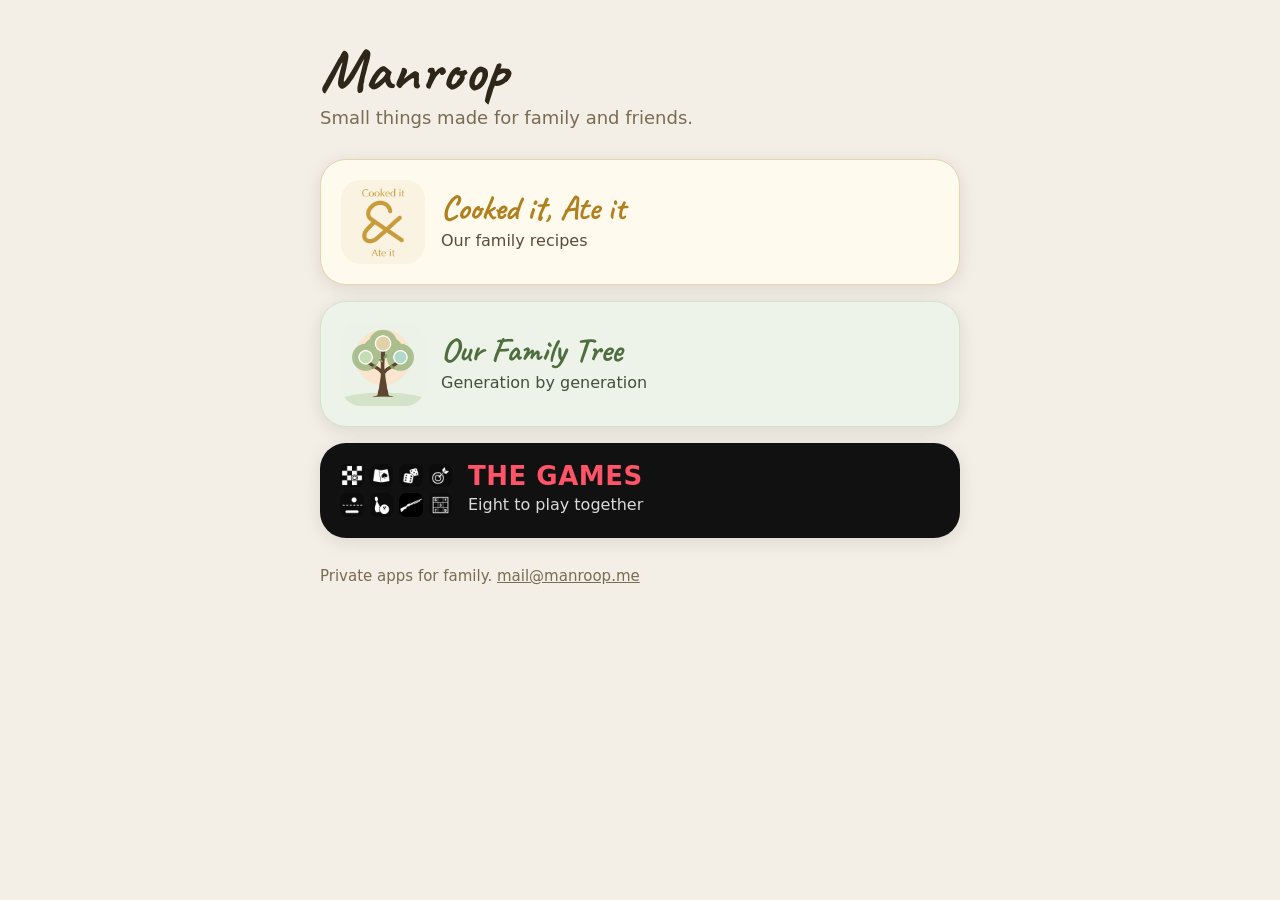
<file: docs/index.html>
<!doctype html>
<html lang="en"><head><meta charset="utf-8"><meta name="viewport" content="width=device-width,initial-scale=1">
<title>Manroop</title>
<meta name="description" content="Small things made for family and friends.">
<link rel="stylesheet" href="style.css">
<link href="https://fonts.googleapis.com/css2?family=Caveat:wght@700&display=swap" rel="stylesheet">
<style>
body{background:#F4EFE6;color:#2D2619}
h1{font-size:60px;color:#2D2619;line-height:1}
.sub{color:#7A6B52;margin:4px 0 26px}
a.tile{display:flex;align-items:center;gap:16px;text-decoration:none;border-radius:26px;padding:20px;margin:0 0 16px;box-shadow:0 4px 18px rgba(0,0,0,.10)}
a.tile>img{width:84px;height:84px;border-radius:20px;flex:none}
.t{font:700 34px/1.05 "Caveat",cursive}
.d{font-size:16px;opacity:.85;margin-top:2px}
.food{background:#FFFAEE;color:#3B2F1F;border:1px solid #E6D5AC}.food .t{color:#B07F1E}
.tree{background:#EEF3EA;color:#22351E;border:1px solid #D5E2CC}.tree .t{color:#4F6E3D}
.games{background:#111;color:#fff}
.games .t{color:#FF5468;font-family:-apple-system,system-ui,sans-serif;font-weight:800;letter-spacing:.5px;font-size:26px}
.grid{display:grid;grid-template-columns:repeat(4,1fr);gap:6px;width:112px;flex:none}
.grid img{width:100%;height:auto;border-radius:7px}
footer{color:#7A6B52;font-size:15px;margin-top:26px}
footer a{color:#7A6B52}
</style>
</head><body><main>
<h1>Manroop</h1>
<p class="sub">Small things made for family and friends.</p>

<a class="tile food" href="food/"><img src="food/icon.png" alt=""><div><div class="t">Cooked it, Ate it</div><div class="d">Our family recipes</div></div></a>

<a class="tile tree" href="tree/"><img src="tree/icon.png" alt=""><div><div class="t">Our Family Tree</div><div class="d">Generation by generation</div></div></a>

<a class="tile games" href="games/"><div class="grid" aria-hidden="true"><img src="games/icons/boards.png" alt=""><img src="games/icons/cards.png" alt=""><img src="games/icons/dice.png" alt=""><img src="games/icons/darts.png" alt=""><img src="games/icons/paddle.png" alt=""><img src="games/icons/bowling.png" alt=""><img src="games/icons/pump.png" alt=""><img src="games/icons/puzzles.png" alt=""></div><div><div class="t">THE GAMES</div><div class="d">Eight to play together</div></div></a>

<footer>Private apps for family. <a href="mailto:mail@manroop.me">mail@manroop.me</a></footer>
</main></body></html>
</file>
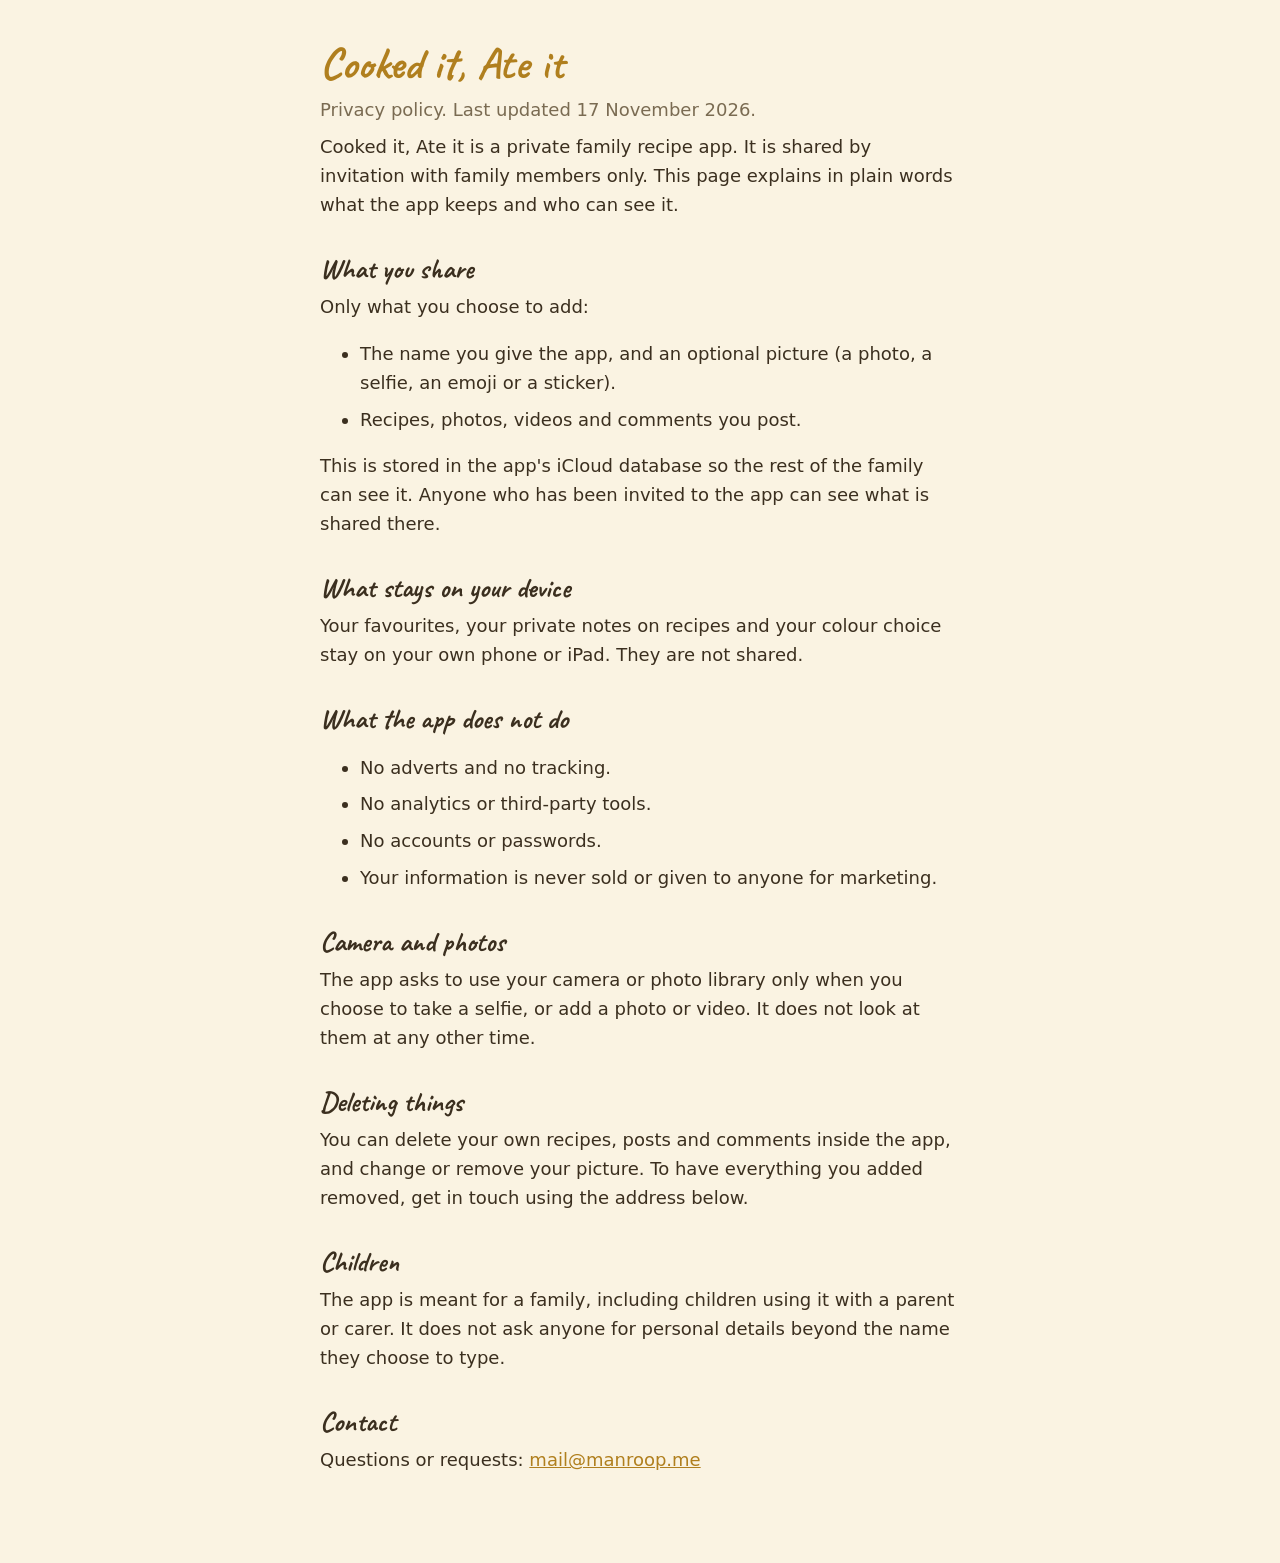
<file: docs/cooked-it-ate-it/index.html>
<!doctype html>
<html lang="en"><head><meta charset="utf-8"><meta name="viewport" content="width=device-width,initial-scale=1">
<title>Cooked it, Ate it: privacy</title>
<link rel="stylesheet" href="../style.css">
<link href="https://fonts.googleapis.com/css2?family=Caveat:wght@700&display=swap" rel="stylesheet">
</head><body><main>
<h1>Cooked it, Ate it</h1>
<p class="soft">Privacy policy. Last updated 17 November 2026.</p>

<p>Cooked it, Ate it is a private family recipe app. It is shared by invitation with family members only. This page explains in plain words what the app keeps and who can see it.</p>

<h2>What you share</h2>
<p>Only what you choose to add:</p>
<ul>
<li>The name you give the app, and an optional picture (a photo, a selfie, an emoji or a sticker).</li>
<li>Recipes, photos, videos and comments you post.</li>
</ul>
<p>This is stored in the app's iCloud database so the rest of the family can see it. Anyone who has been invited to the app can see what is shared there.</p>

<h2>What stays on your device</h2>
<p>Your favourites, your private notes on recipes and your colour choice stay on your own phone or iPad. They are not shared.</p>

<h2>What the app does not do</h2>
<ul>
<li>No adverts and no tracking.</li>
<li>No analytics or third-party tools.</li>
<li>No accounts or passwords.</li>
<li>Your information is never sold or given to anyone for marketing.</li>
</ul>

<h2>Camera and photos</h2>
<p>The app asks to use your camera or photo library only when you choose to take a selfie, or add a photo or video. It does not look at them at any other time.</p>

<h2>Deleting things</h2>
<p>You can delete your own recipes, posts and comments inside the app, and change or remove your picture. To have everything you added removed, get in touch using the address below.</p>

<h2>Children</h2>
<p>The app is meant for a family, including children using it with a parent or carer. It does not ask anyone for personal details beyond the name they choose to type.</p>

<h2>Contact</h2>
<p>Questions or requests: <a href="mailto:mail@manroop.me">mail@manroop.me</a></p>
</main></body></html>
</file>
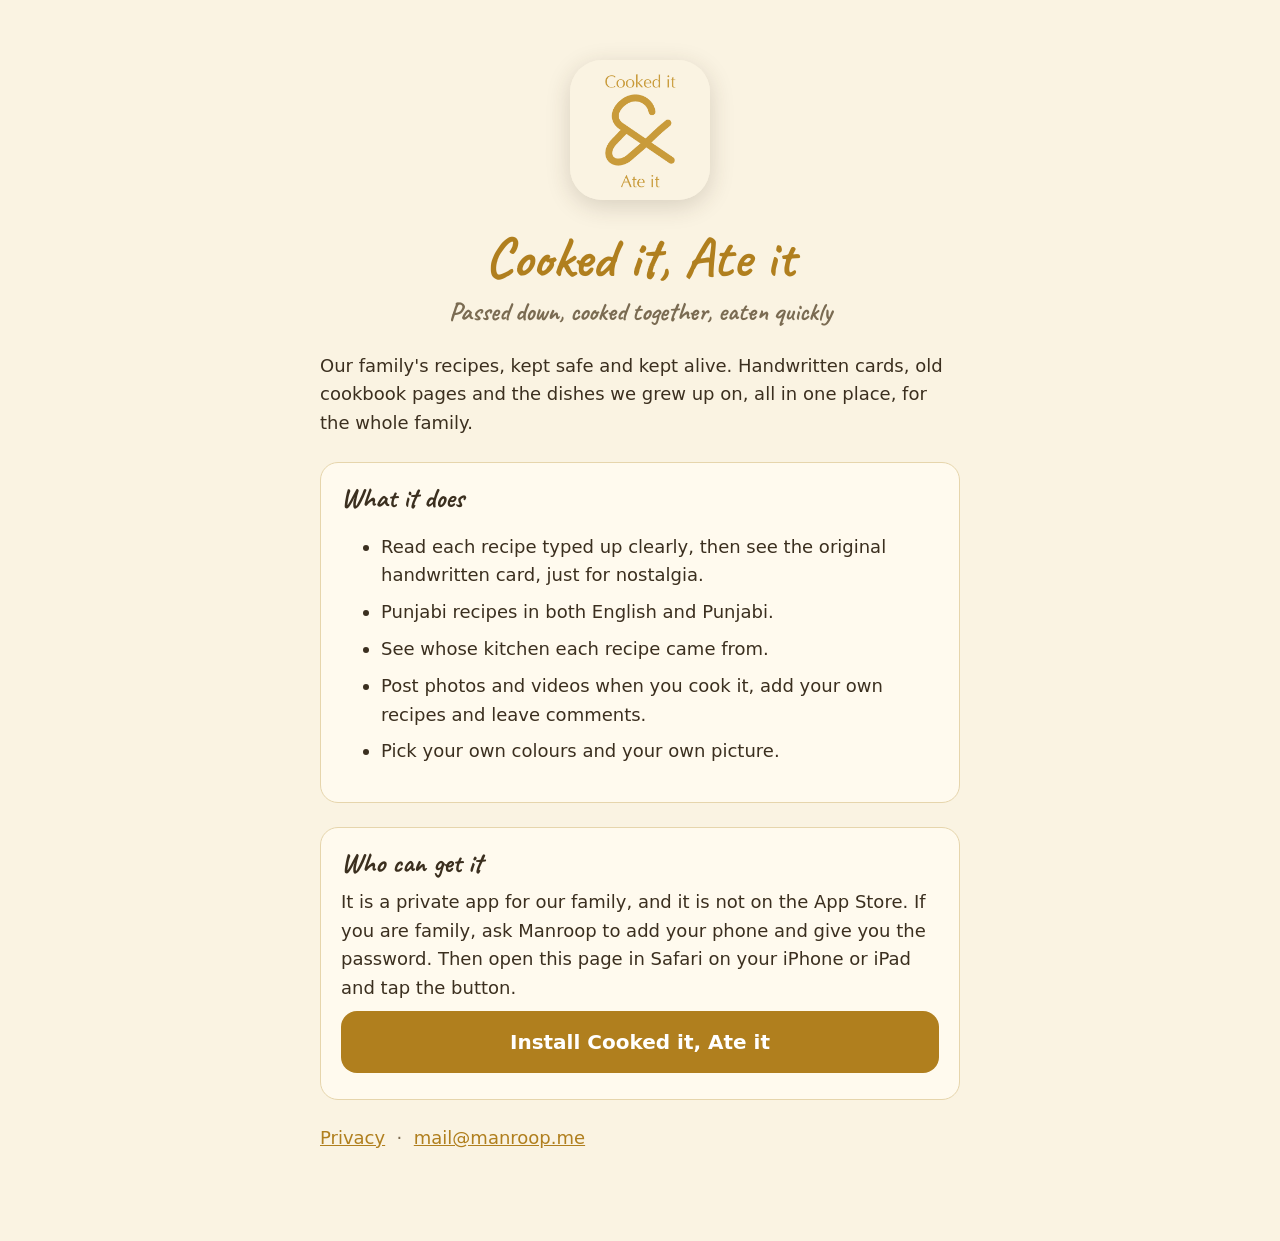
<file: docs/food/index.html>
<!doctype html>
<html lang="en"><head><meta charset="utf-8"><meta name="viewport" content="width=device-width,initial-scale=1">
<title>Cooked it, Ate it: our family recipes</title>
<meta name="description" content="A private family recipe app. Passed down, cooked together, eaten quickly.">
<link rel="stylesheet" href="../style.css">
<link rel="icon" href="icon.png">
<link href="https://fonts.googleapis.com/css2?family=Caveat:wght@700&display=swap" rel="stylesheet">
<style>
.hero{text-align:center;padding:20px 0 8px}
.hero img{width:140px;height:140px;border-radius:32px;box-shadow:0 6px 24px rgba(59,47,31,.18)}
.hero h1{font-size:56px;margin-top:18px}
.tag{font:700 26px/1.2 "Caveat",cursive;color:var(--soft)}
.card{background:#FFFAEE;border:1px solid #E6D5AC;border-radius:18px;padding:18px 20px;margin:24px 0}
.card h2{margin-top:0}
.install{display:block;text-align:center;text-decoration:none;background:#B07F1E;color:#fff;font-weight:600;font-size:20px;border-radius:16px;padding:15px}
</style>
</head><body><main>
<div class="hero">
<img src="icon.png" alt="Cooked it, Ate it app icon: a gold ampersand on cream">
<h1>Cooked it, Ate it</h1>
<p class="tag">Passed down, cooked together, eaten quickly</p>
</div>

<p>Our family's recipes, kept safe and kept alive. Handwritten cards, old cookbook pages and the dishes we grew up on, all in one place, for the whole family.</p>

<div class="card">
<h2>What it does</h2>
<ul>
<li>Read each recipe typed up clearly, then see the original handwritten card, just for nostalgia.</li>
<li>Punjabi recipes in both English and Punjabi.</li>
<li>See whose kitchen each recipe came from.</li>
<li>Post photos and videos when you cook it, add your own recipes and leave comments.</li>
<li>Pick your own colours and your own picture.</li>
</ul>
</div>

<div class="card">
<h2>Who can get it</h2>
<p>It is a private app for our family, and it is not on the App Store. If you are family, ask Manroop to add your phone and give you the password. Then open this page in Safari on your iPhone or iPad and tap the button.</p>
<p><a class="install" href="https://cooked-it-install.family-install.workers.dev/">Install Cooked it, Ate it</a></p>
</div>

<p class="soft"><a href="privacy/">Privacy</a> &nbsp;·&nbsp; <a href="mailto:mail@manroop.me">mail@manroop.me</a></p>
</main></body></html>
</file>
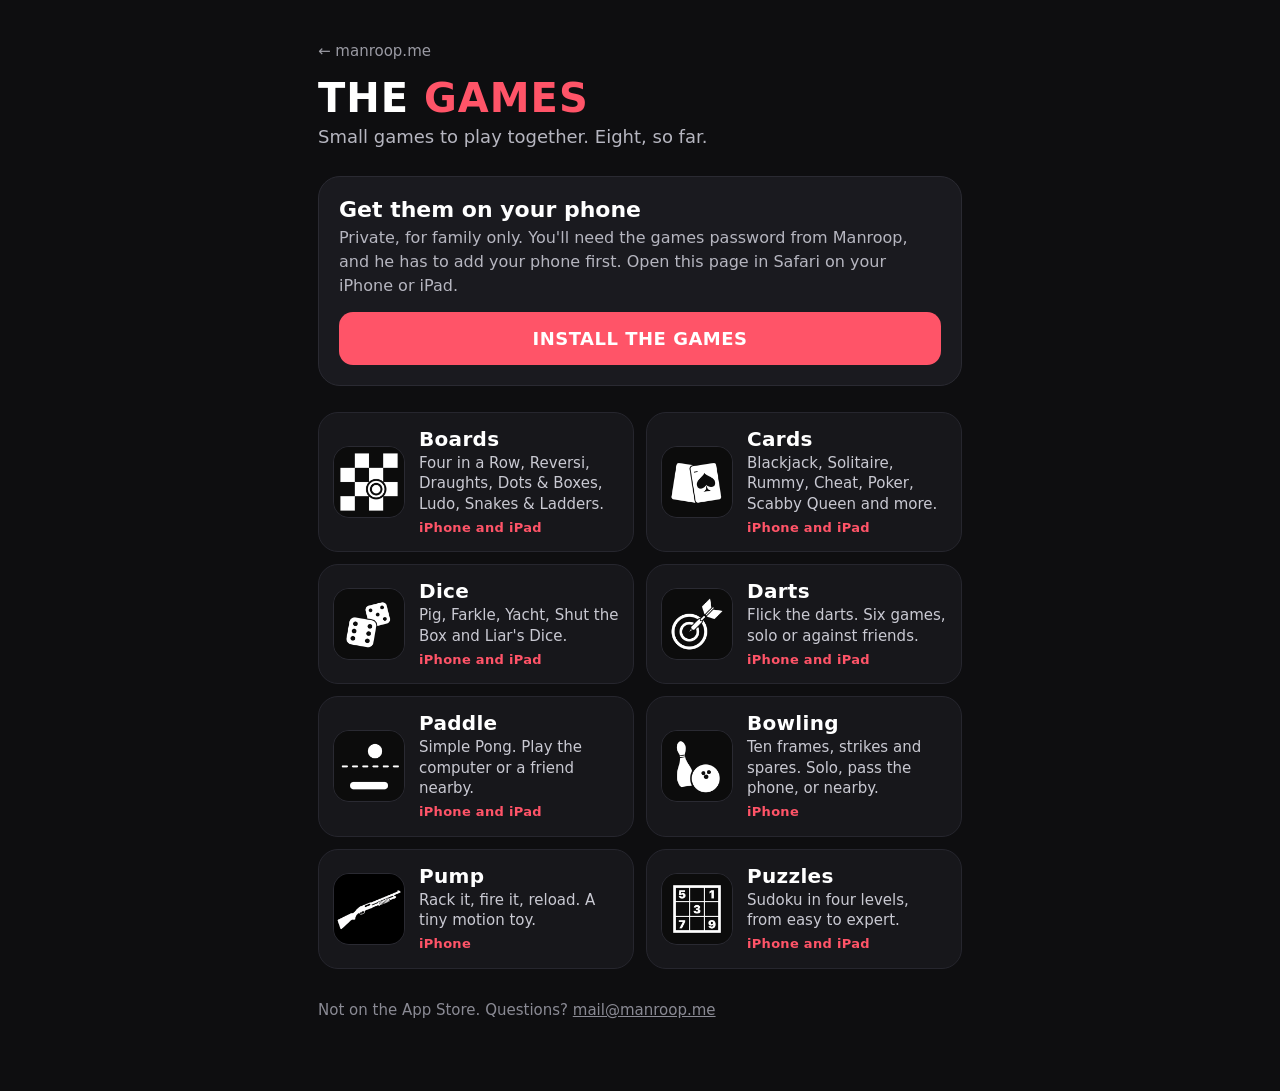
<file: docs/games/index.html>
<!doctype html>
<html lang="en"><head><meta charset="utf-8"><meta name="viewport" content="width=device-width,initial-scale=1">
<title>The Games</title>
<meta name="description" content="Small games to play together with family.">
<meta name="robots" content="noindex">
<link rel="icon" href="icons/boards.png">
<style>
*{box-sizing:border-box}
body{margin:0;background:#0E0E10;color:#fff;font:18px/1.5 -apple-system,system-ui,sans-serif;-webkit-text-size-adjust:100%}
main{max-width:680px;margin:0 auto;padding:36px 18px 70px}
.back{color:#9a9aa3;text-decoration:none;font-size:15px}
h1{font:800 40px/1.05 -apple-system,system-ui,sans-serif;letter-spacing:1px;margin:14px 0 4px}
h1 span{color:#FF5468}
.tag{color:#B6B6C0;margin:0 0 26px}
.cta{background:#1A1A1F;border:1px solid #2A2A32;border-radius:22px;padding:20px;margin:0 0 26px}
.cta h2{margin:0 0 4px;font:700 22px -apple-system,system-ui,sans-serif}
.cta p{margin:4px 0 14px;color:#B6B6C0;font-size:16px}
a.btn{display:block;text-align:center;text-decoration:none;background:#FF5468;color:#fff;font:800 18px -apple-system,system-ui,sans-serif;letter-spacing:.5px;border-radius:14px;padding:16px}
.list{display:grid;grid-template-columns:1fr;gap:12px}
.game{display:flex;gap:14px;align-items:center;background:#17171B;border:1px solid #26262E;border-radius:20px;padding:14px}
.game img{width:72px;height:72px;border-radius:16px;flex:none;border:1px solid #2A2A32}
.gn{font:800 20px -apple-system,system-ui,sans-serif;letter-spacing:.3px}
.gd{color:#C9C9D2;font-size:15px;line-height:1.35;margin-top:2px}
.gp{color:#FF5468;font-size:13px;font-weight:700;margin-top:4px;letter-spacing:.3px}
@media(min-width:640px){.list{grid-template-columns:1fr 1fr}}
footer{color:#8a8a94;font-size:15px;margin-top:30px}footer a{color:#8a8a94}
</style>
</head><body><main>
<a class="back" href="../">&larr; manroop.me</a>
<h1>THE <span>GAMES</span></h1>
<p class="tag">Small games to play together. Eight, so far.</p>

<div class="cta">
<h2>Get them on your phone</h2>
<p>Private, for family only. You'll need the games password from Manroop, and he has to add your phone first. Open this page in Safari on your iPhone or iPad.</p>
<a class="btn" href="https://cooked-it-install.family-install.workers.dev/">INSTALL THE GAMES</a>
</div>

<div class="list">
<div class="game"><img src="icons/boards.png" alt=""><div><div class="gn">Boards</div><div class="gd">Four in a Row, Reversi, Draughts, Dots &amp; Boxes, Ludo, Snakes &amp; Ladders.</div><div class="gp">iPhone and iPad</div></div></div>
<div class="game"><img src="icons/cards.png" alt=""><div><div class="gn">Cards</div><div class="gd">Blackjack, Solitaire, Rummy, Cheat, Poker, Scabby Queen and more.</div><div class="gp">iPhone and iPad</div></div></div>
<div class="game"><img src="icons/dice.png" alt=""><div><div class="gn">Dice</div><div class="gd">Pig, Farkle, Yacht, Shut the Box and Liar's Dice.</div><div class="gp">iPhone and iPad</div></div></div>
<div class="game"><img src="icons/darts.png" alt=""><div><div class="gn">Darts</div><div class="gd">Flick the darts. Six games, solo or against friends.</div><div class="gp">iPhone and iPad</div></div></div>
<div class="game"><img src="icons/paddle.png" alt=""><div><div class="gn">Paddle</div><div class="gd">Simple Pong. Play the computer or a friend nearby.</div><div class="gp">iPhone and iPad</div></div></div>
<div class="game"><img src="icons/bowling.png" alt=""><div><div class="gn">Bowling</div><div class="gd">Ten frames, strikes and spares. Solo, pass the phone, or nearby.</div><div class="gp">iPhone</div></div></div>
<div class="game"><img src="icons/pump.png" alt=""><div><div class="gn">Pump</div><div class="gd">Rack it, fire it, reload. A tiny motion toy.</div><div class="gp">iPhone</div></div></div>
<div class="game"><img src="icons/puzzles.png" alt=""><div><div class="gn">Puzzles</div><div class="gd">Sudoku in four levels, from easy to expert.</div><div class="gp">iPhone and iPad</div></div></div>
</div>

<footer>Not on the App Store. Questions? <a href="mailto:mail@manroop.me">mail@manroop.me</a></footer>
</main></body></html>
</file>
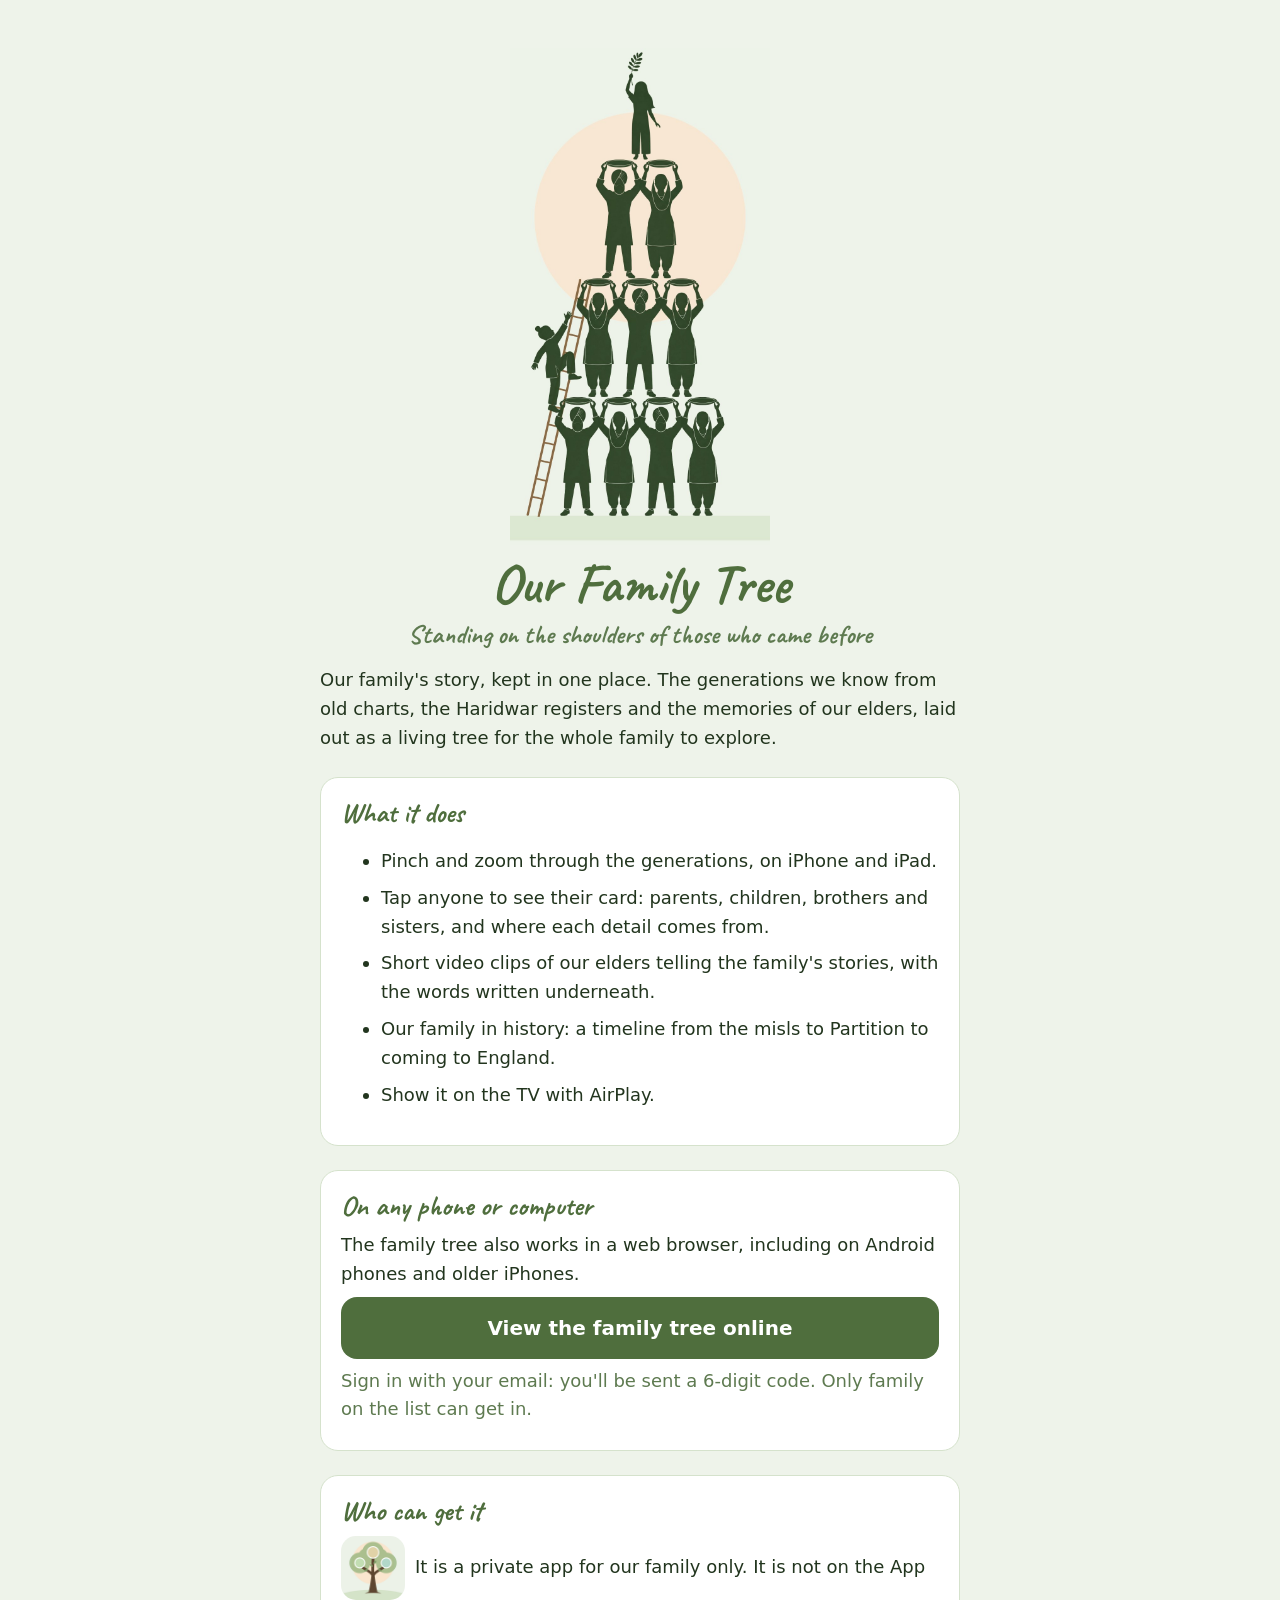
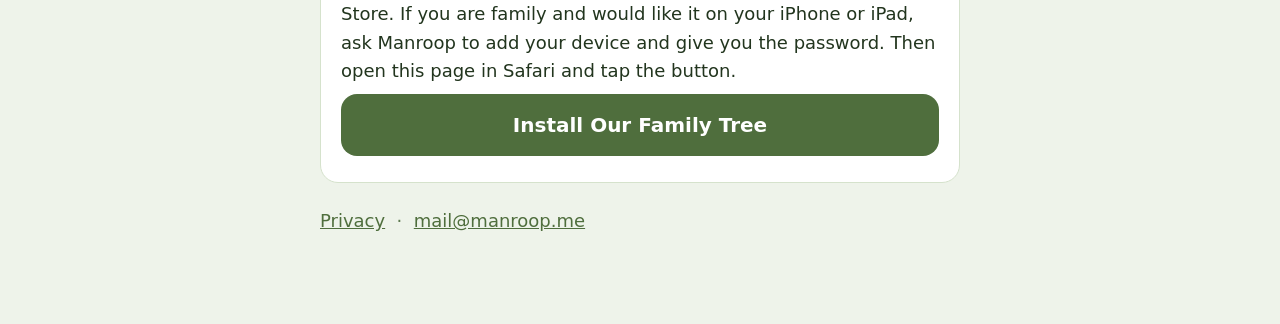
<file: docs/tree/index.html>
<!doctype html>
<html lang="en"><head><meta charset="utf-8"><meta name="viewport" content="width=device-width,initial-scale=1">
<title>Our Family Tree</title>
<meta name="description" content="A private family tree app. Standing on the shoulders of those who came before.">
<meta name="robots" content="noindex">
<link rel="stylesheet" href="../style.css">
<link rel="icon" href="icon.png">
<link href="https://fonts.googleapis.com/css2?family=Caveat:wght@700&display=swap" rel="stylesheet">
<style>
body{background:#EEF3EA;color:#22351E}
h1,h2{color:#4F6E3D}
a{color:#4F6E3D}
.soft{color:#5E7A50}
.hero{text-align:center;padding:8px 0}
.hero .scene{width:62%;max-width:260px;height:auto;display:block;margin:0 auto}
.hero h1{font-size:56px;margin-top:8px}
.tag{font:700 26px/1.2 "Caveat",cursive;color:#5E7A50;margin:0}
.card{background:#FFFFFF;border:1px solid #D5E2CC;border-radius:18px;padding:18px 20px;margin:24px 0}
.card h2{margin-top:0}
.install{display:block;text-align:center;text-decoration:none;background:#4F6E3D;color:#fff;font-weight:600;font-size:20px;border-radius:16px;padding:15px}
.icon{width:64px;height:64px;border-radius:15px;vertical-align:middle;margin-right:10px}
</style>
</head><body><main>
<div class="hero">
<img class="scene" src="splash.jpg" alt="Generations of Sikh ancestors standing on each other's shields, with a girl on top raising a branch and a boy climbing a ladder to join them">
<h1>Our Family Tree</h1>
<p class="tag">Standing on the shoulders of those who came before</p>
</div>

<p>Our family's story, kept in one place. The generations we know from old charts, the Haridwar registers and the memories of our elders, laid out as a living tree for the whole family to explore.</p>

<div class="card">
<h2>What it does</h2>
<ul>
<li>Pinch and zoom through the generations, on iPhone and iPad.</li>
<li>Tap anyone to see their card: parents, children, brothers and sisters, and where each detail comes from.</li>
<li>Short video clips of our elders telling the family's stories, with the words written underneath.</li>
<li>Our family in history: a timeline from the misls to Partition to coming to England.</li>
<li>Show it on the TV with AirPlay.</li>
</ul>
</div>

<div class="card">
<h2>On any phone or computer</h2>
<p>The family tree also works in a web browser, including on Android phones and older iPhones.</p>
<p><a class="install" href="https://our-family-tree.family-install.workers.dev/">View the family tree online</a></p>
<p class="soft">Sign in with your email: you'll be sent a 6-digit code. Only family on the list can get in.</p>
</div>

<div class="card">
<h2>Who can get it</h2>
<p><img class="icon" src="icon.png" alt="">It is a private app for our family only. It is not on the App Store. If you are family and would like it on your iPhone or iPad, ask Manroop to add your device and give you the password. Then open this page in Safari and tap the button.</p>
<p><a class="install" href="https://cooked-it-install.family-install.workers.dev/">Install Our Family Tree</a></p>
</div>

<p class="soft"><a href="privacy/">Privacy</a> &nbsp;·&nbsp; <a href="mailto:mail@manroop.me">mail@manroop.me</a></p>
</main></body></html>
</file>
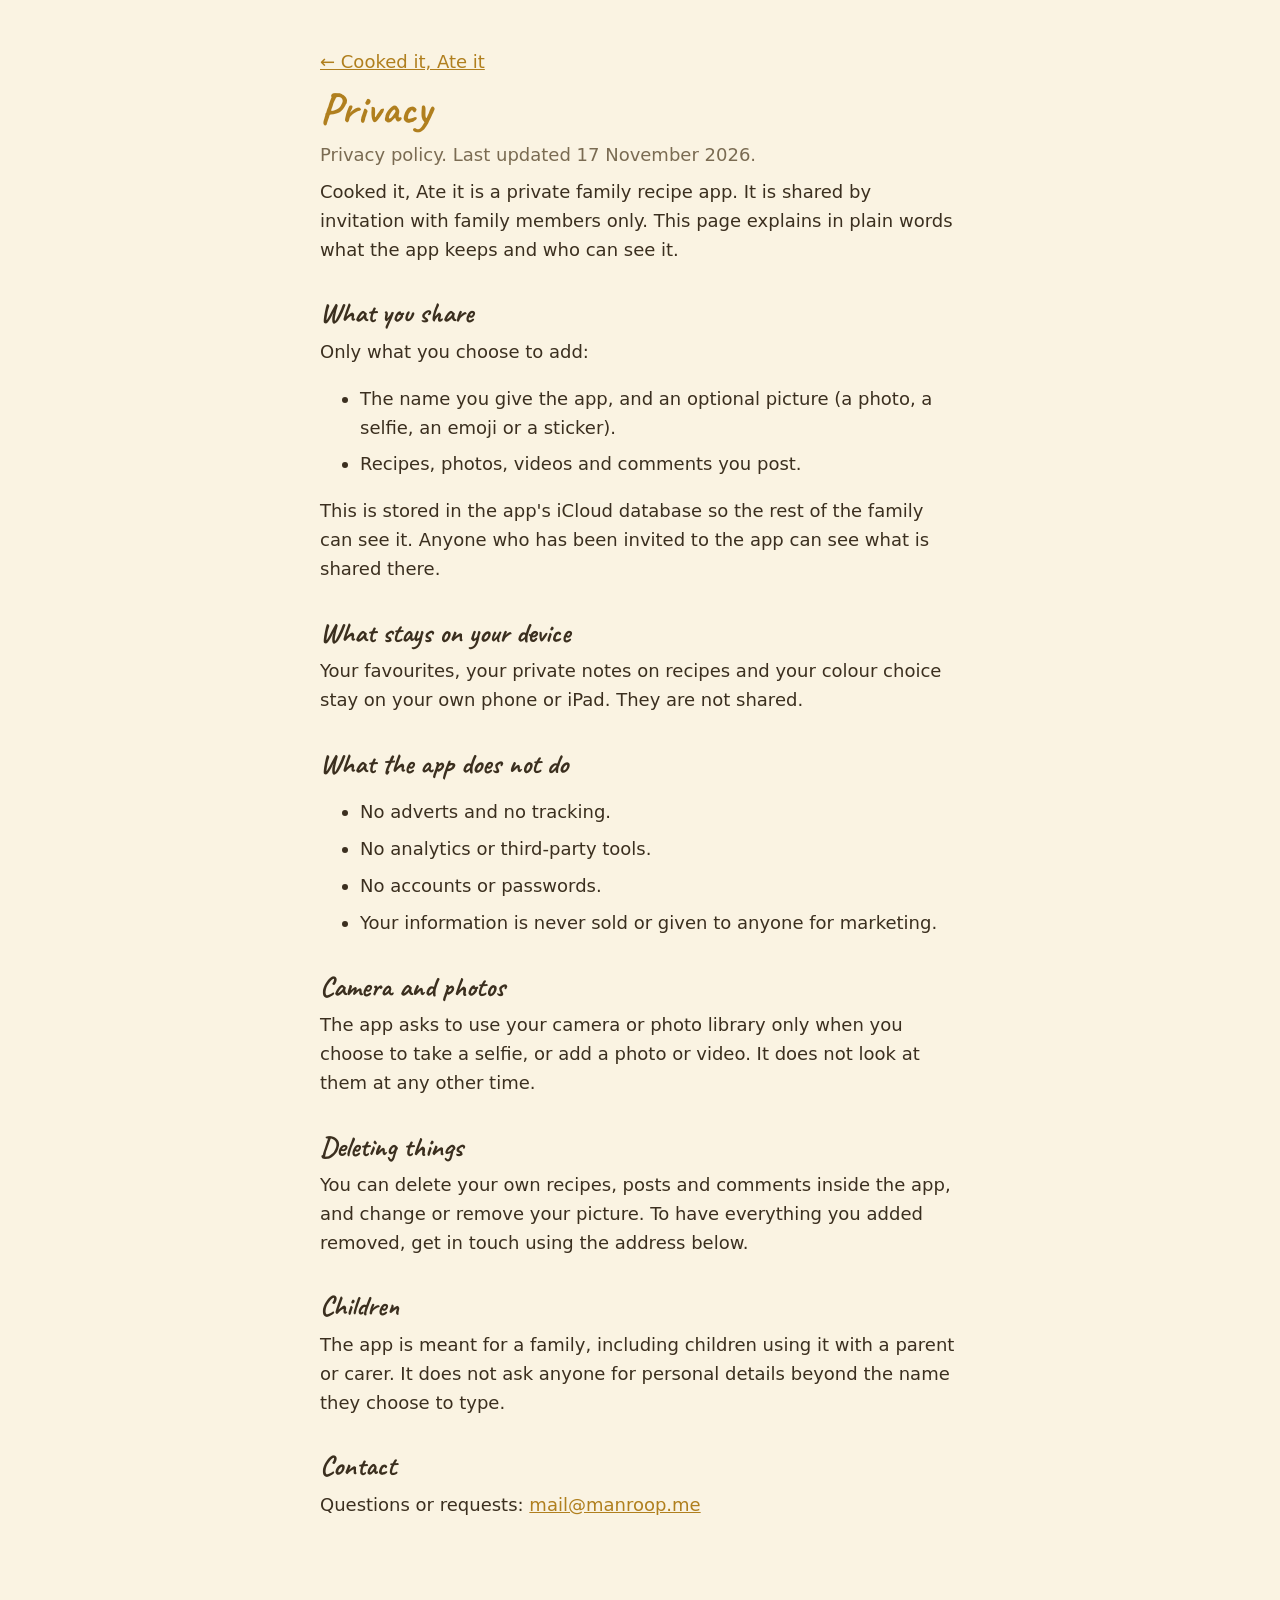
<file: docs/food/privacy/index.html>
<!doctype html>
<html lang="en"><head><meta charset="utf-8"><meta name="viewport" content="width=device-width,initial-scale=1">
<title>Cooked it, Ate it: privacy</title>
<link rel="stylesheet" href="../../style.css">
<link href="https://fonts.googleapis.com/css2?family=Caveat:wght@700&display=swap" rel="stylesheet">
</head><body><main>
<p><a href="../">&larr; Cooked it, Ate it</a></p>
<h1>Privacy</h1>
<p class="soft">Privacy policy. Last updated 17 November 2026.</p>

<p>Cooked it, Ate it is a private family recipe app. It is shared by invitation with family members only. This page explains in plain words what the app keeps and who can see it.</p>

<h2>What you share</h2>
<p>Only what you choose to add:</p>
<ul>
<li>The name you give the app, and an optional picture (a photo, a selfie, an emoji or a sticker).</li>
<li>Recipes, photos, videos and comments you post.</li>
</ul>
<p>This is stored in the app's iCloud database so the rest of the family can see it. Anyone who has been invited to the app can see what is shared there.</p>

<h2>What stays on your device</h2>
<p>Your favourites, your private notes on recipes and your colour choice stay on your own phone or iPad. They are not shared.</p>

<h2>What the app does not do</h2>
<ul>
<li>No adverts and no tracking.</li>
<li>No analytics or third-party tools.</li>
<li>No accounts or passwords.</li>
<li>Your information is never sold or given to anyone for marketing.</li>
</ul>

<h2>Camera and photos</h2>
<p>The app asks to use your camera or photo library only when you choose to take a selfie, or add a photo or video. It does not look at them at any other time.</p>

<h2>Deleting things</h2>
<p>You can delete your own recipes, posts and comments inside the app, and change or remove your picture. To have everything you added removed, get in touch using the address below.</p>

<h2>Children</h2>
<p>The app is meant for a family, including children using it with a parent or carer. It does not ask anyone for personal details beyond the name they choose to type.</p>

<h2>Contact</h2>
<p>Questions or requests: <a href="mailto:mail@manroop.me">mail@manroop.me</a></p>
</main></body></html>
</file>
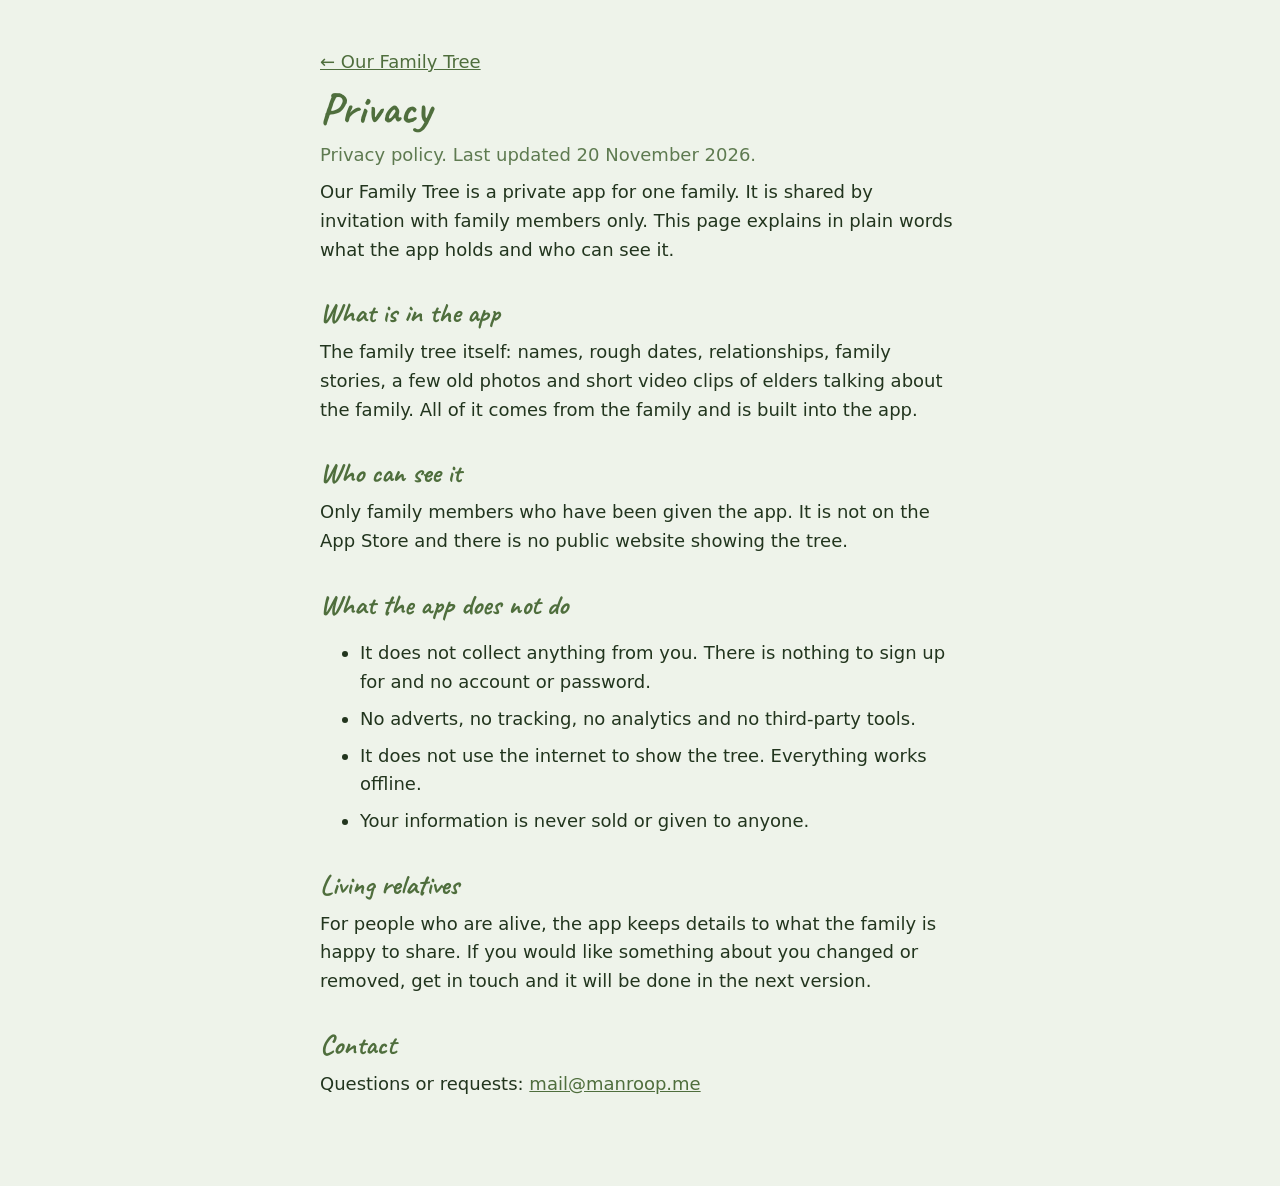
<file: docs/tree/privacy/index.html>
<!doctype html>
<html lang="en"><head><meta charset="utf-8"><meta name="viewport" content="width=device-width,initial-scale=1">
<title>Our Family Tree: privacy</title>
<meta name="robots" content="noindex">
<link rel="stylesheet" href="../../style.css">
<link rel="icon" href="../icon.png">
<link href="https://fonts.googleapis.com/css2?family=Caveat:wght@700&display=swap" rel="stylesheet">
<style>body{background:#EEF3EA;color:#22351E}h1,h2,a{color:#4F6E3D}.soft{color:#5E7A50}</style>
</head><body><main>
<p><a href="../">&larr; Our Family Tree</a></p>
<h1>Privacy</h1>
<p class="soft">Privacy policy. Last updated 20 November 2026.</p>

<p>Our Family Tree is a private app for one family. It is shared by invitation with family members only. This page explains in plain words what the app holds and who can see it.</p>

<h2>What is in the app</h2>
<p>The family tree itself: names, rough dates, relationships, family stories, a few old photos and short video clips of elders talking about the family. All of it comes from the family and is built into the app.</p>

<h2>Who can see it</h2>
<p>Only family members who have been given the app. It is not on the App Store and there is no public website showing the tree.</p>

<h2>What the app does not do</h2>
<ul>
<li>It does not collect anything from you. There is nothing to sign up for and no account or password.</li>
<li>No adverts, no tracking, no analytics and no third-party tools.</li>
<li>It does not use the internet to show the tree. Everything works offline.</li>
<li>Your information is never sold or given to anyone.</li>
</ul>

<h2>Living relatives</h2>
<p>For people who are alive, the app keeps details to what the family is happy to share. If you would like something about you changed or removed, get in touch and it will be done in the next version.</p>

<h2>Contact</h2>
<p>Questions or requests: <a href="mailto:mail@manroop.me">mail@manroop.me</a></p>
</main></body></html>
</file>
<file: docs/style.css>
:root{--cream:#FAF3E2;--ink:#3B2F1F;--soft:#7A6B52;--gold:#B07F1E}
*{box-sizing:border-box}
body{margin:0;background:var(--cream);color:var(--ink);font:18px/1.6 -apple-system,system-ui,Segoe UI,Roboto,sans-serif}
main{max-width:680px;margin:0 auto;padding:40px 20px 80px}
h1{font:700 44px/1.1 "Caveat",cursive;color:var(--gold);margin:0 0 4px}
h2{font:700 28px/1.2 "Caveat",cursive;margin:32px 0 6px}
p,li{margin:8px 0}
.soft{color:var(--soft)}
a{color:var(--gold)}
</file>
